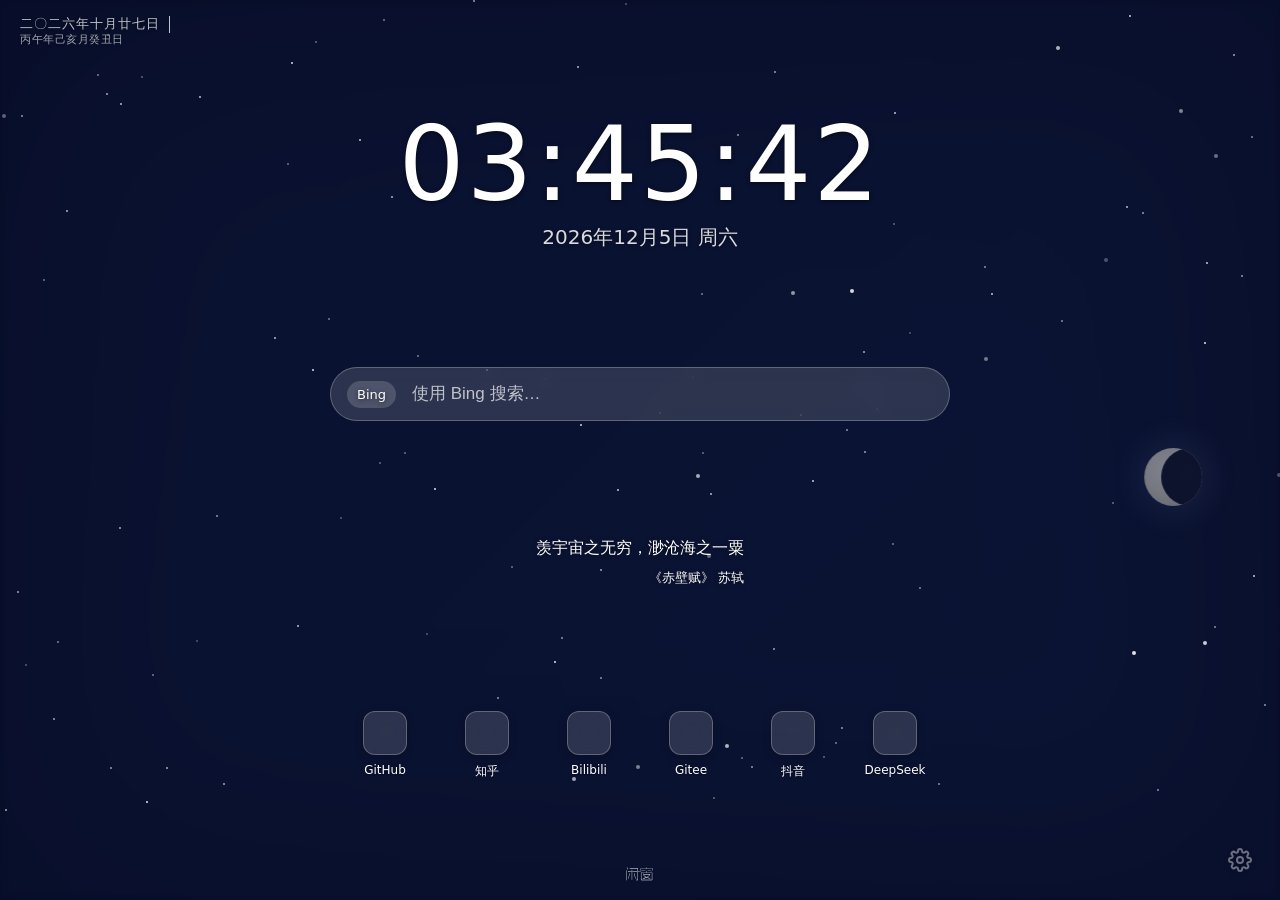
<file: index.html>
<!doctype html>
<html lang="zh-CN">
<head>
  <meta charset="utf-8" />
  <meta name="viewport" content="width=device-width, initial-scale=1" />
  <title>闲窗  -- 偷得浮生半日闲</title>
  <link rel="icon" href="icons/favicon.ico" sizes="any" />
  <link rel="icon" type="image/png" sizes="32x32" href="icons/icon32.png" />
  <link rel="stylesheet" href="css/style.css" />
</head>
<body>
  <!-- 背景层：图片 / 渐变（双图层交叉淡入，#bg-layer-2 为待切换层） -->
  <div id="bg-layer"></div>
  <div id="bg-layer-2"></div>

  <!-- 效果层：昼夜叠加 + 日月天空 + 天气粒子 -->
  <div id="fx-layer">
    <div id="daynight-overlay"></div>
    <div id="sky" aria-hidden="true">
      <div id="stars-a" class="stars"></div>
      <div id="stars-b" class="stars"></div>
      <div id="sun"></div>
      <div id="moon"><div id="moon-shadow"></div></div>
    </div>
    <canvas id="weather-canvas"></canvas>
  </div>

  <!-- 内容层：时钟 / 搜索 / 天气 / 链接 -->
  <main id="content">
    <div id="clock">
      <div id="clock-time">--:--:--</div>
      <div id="clock-date"></div>
    </div>

    <form id="search-form" autocomplete="off">
      <div id="search-engine" role="button" tabindex="0" title="切换搜索引擎"></div>
      <input id="search-input" type="text" placeholder="搜索…" aria-label="搜索" />
      <ul id="search-suggestions" hidden></ul>
    </form>

    <div id="poetry">
      <span id="poetry-content"></span>
      <span id="poetry-origin" class="poetry-subtitle"></span>
    </div>

    <section id="quicklinks" aria-label="快捷链接"></section>
  </main>

  <div id="bg-toast" role="status" aria-live="polite"></div>

  <!-- 左上角：农历（汉字数字年月日）+ 干支三柱（年/月/日）+ 右侧天气（链接 MSN 天气）。
       农历与干分支上下两行（干支为副行小字），天气紧跟主行右侧；窄屏由 CSS flex-wrap 兜底 -->
  <div id="lunar-badge">
    <span class="lunar-dates">
      <span id="lunar-text"></span>
      <span id="lunar-gz"></span>
    </span>
    <a id="lunar-weather" hidden target="_blank" rel="noopener"></a>
  </div>

  <button id="settings-btn" type="button" aria-label="设置" title="设置">
    <svg viewBox="0 0 24 24" fill="none" stroke="currentColor" stroke-width="2" stroke-linecap="round" stroke-linejoin="round">
      <circle cx="12" cy="12" r="3" />
      <path d="M19.4 15a1.65 1.65 0 0 0 .33 1.82l.06.06a2 2 0 1 1-2.83 2.83l-.06-.06a1.65 1.65 0 0 0-1.82-.33 1.65 1.65 0 0 0-1 1.51V21a2 2 0 0 1-4 0v-.09A1.65 1.65 0 0 0 9 19.4a1.65 1.65 0 0 0-1.82.33l-.06.06a2 2 0 1 1-2.83-2.83l.06-.06a1.65 1.65 0 0 0 .33-1.82 1.65 1.65 0 0 0-1.51-1H3a2 2 0 0 1 0-4h.09A1.65 1.65 0 0 0 4.6 9a1.65 1.65 0 0 0-.33-1.82l-.06-.06a2 2 0 1 1 2.83-2.83l.06.06a1.65 1.65 0 0 0 1.82.33H9a1.65 1.65 0 0 0 1-1.51V3a2 2 0 0 1 4 0v.09a1.65 1.65 0 0 0 1 1.51 1.65 1.65 0 0 0 1.82-.33l.06-.06a2 2 0 1 1 2.83 2.83l-.06.06a1.65 1.65 0 0 0-.33 1.82V9a1.65 1.65 0 0 0 1.51 1H21a2 2 0 0 1 0 4h-.09a1.65 1.65 0 0 0-1.51 1z" />
    </svg>
  </button>
  <p id="bottom-xianchuang" aria-hidden="true"></p>
  <script type="module" src="js/main.js"></script>
</body>
</html>
</file>
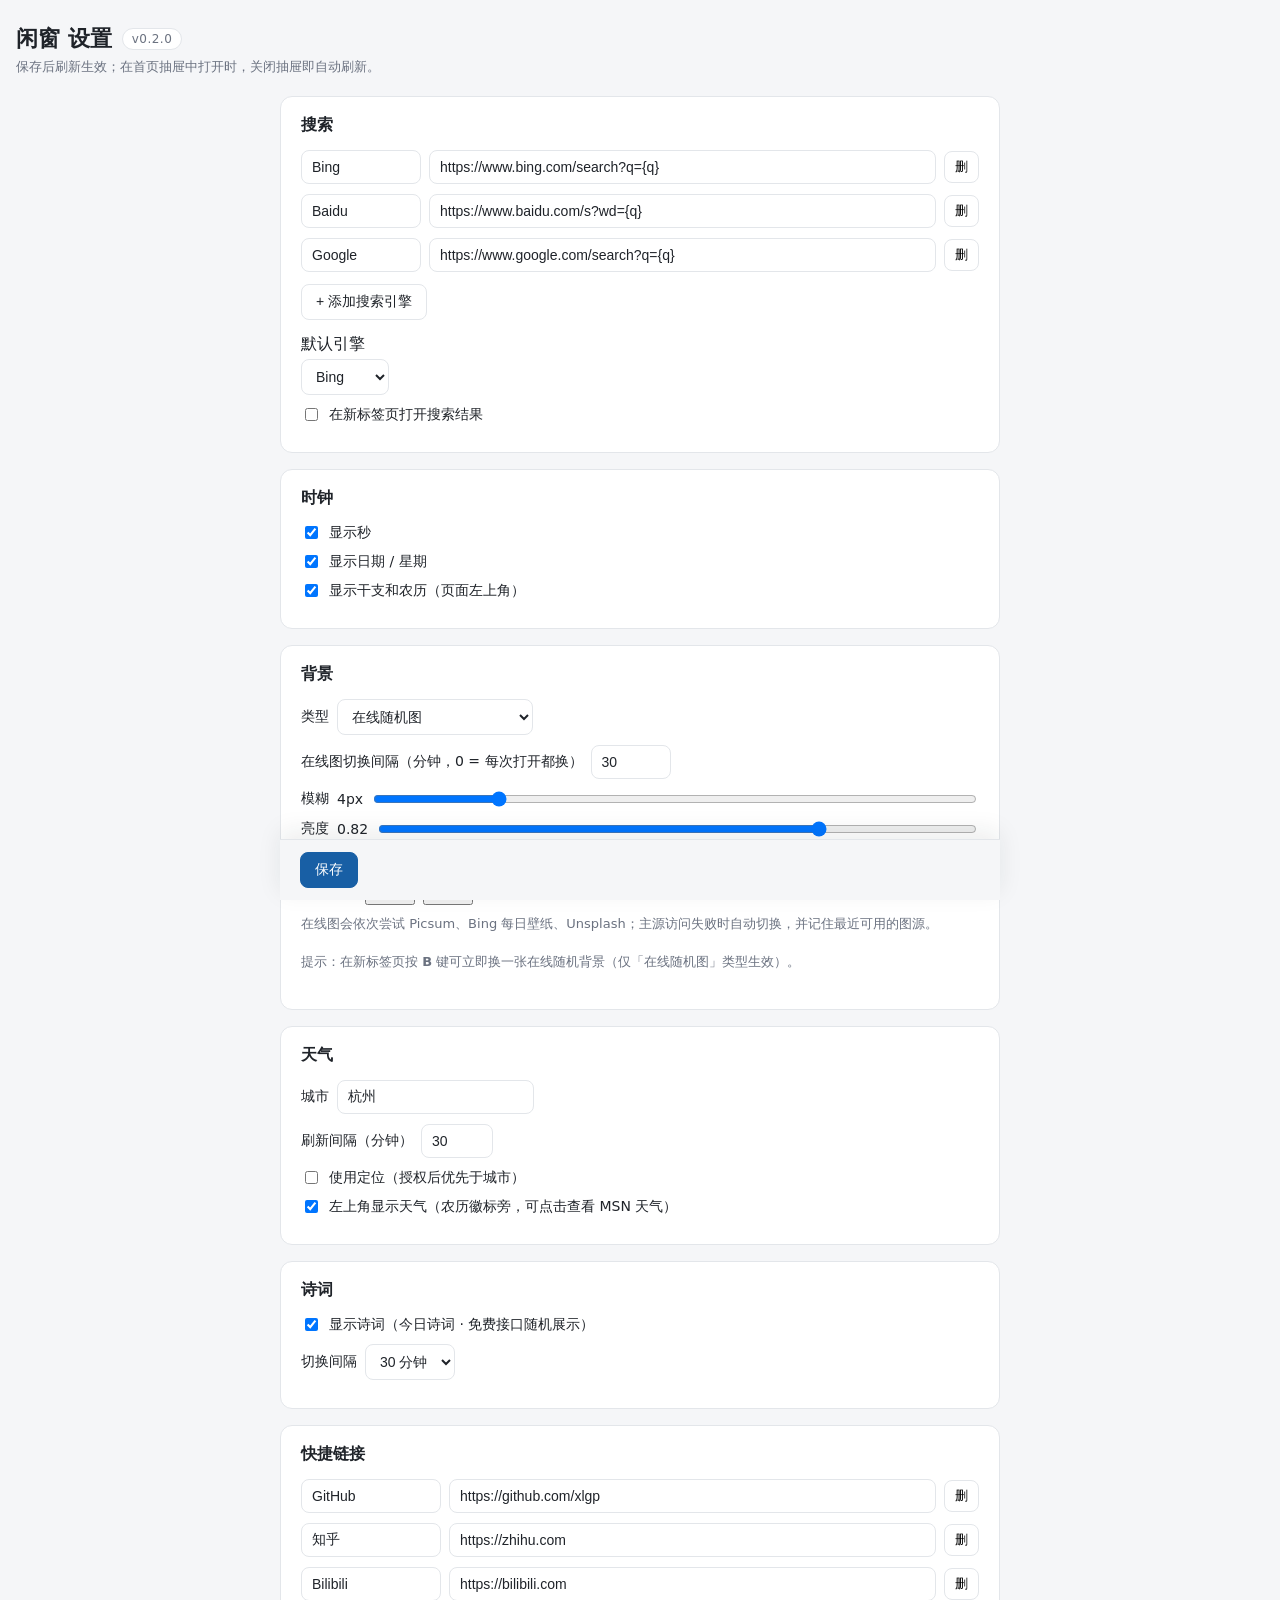
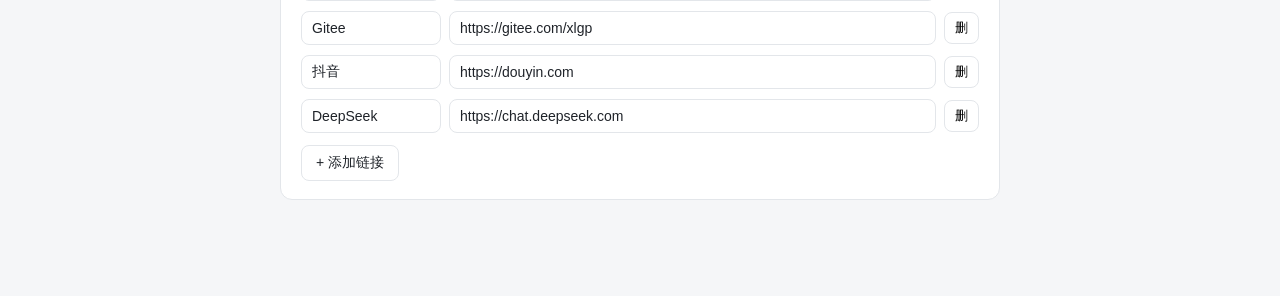
<file: options.html>
<!doctype html>
<html lang="zh-CN">
<head>
  <meta charset="utf-8" />
  <meta name="viewport" content="width=device-width, initial-scale=1" />
  <title>闲窗 设置 -- 偷得浮生半日闲</title>
  <link rel="icon" href="icons/favicon.ico" sizes="any" />
  <link rel="icon" type="image/png" sizes="32x32" href="icons/icon32.png" />
  <link rel="stylesheet" href="options.css" />
</head>
<body>
  <header>
    <h1>闲窗 设置 <span id="app-version" class="ver" hidden></span></h1>
    <p class="hint">保存后刷新生效；在首页抽屉中打开时，关闭抽屉即自动刷新。</p>
  </header>

  <section class="card">
    <h2>搜索</h2>
    <div id="engine-list" class="list"></div>
    <button id="add-engine" class="btn">+ 添加搜索引擎</button>
    <p style="margin:14px 0 4px">默认引擎</p>
    <select id="default-engine" class="inp"></select>
    <label class="ck"><input type="checkbox" id="open-newtab" /> 在新标签页打开搜索结果</label>
  </section>

  <section class="card">
    <h2>时钟</h2>
    <label class="ck"><input type="checkbox" id="clk-sec" /> 显示秒</label>
    <label class="ck"><input type="checkbox" id="clk-date" /> 显示日期 / 星期</label>
    <label class="ck"><input type="checkbox" id="lunar-enabled" /> 显示干支和农历（页面左上角）</label>
  </section>

  <section class="card">
    <h2>背景</h2>
    <label class="ck">类型
      <select id="bg-type" class="inp">
        <option value="online">在线随机图</option>
        <option value="gradient">纯色渐变</option>
        <option value="custom">自定义（暂用渐变兜底）</option>
      </select>
    </label>
    <label class="ck">在线图切换间隔（分钟，0 = 每次打开都换）
      <input type="number" id="bg-interval" class="inp" min="0" max="1440" />
    </label>
    <label class="ck">模糊 <span id="bg-blur-v"></span>
      <input type="range" id="bg-blur" min="0" max="20" step="1" />
    </label>
    <label class="ck">亮度 <span id="bg-bright-v"></span>
      <input type="range" id="bg-bright" min="0.3" max="1" step="0.02" />
    </label>
    <label class="ck"><input type="checkbox" id="bg-vig" /> 暗角（提升文字可读性）</label>
    <div class="ck">
      渐变颜色
      <input type="color" id="bg-grad0" />
      <input type="color" id="bg-grad1" />
    </div>
    <p class="hint">在线图会依次尝试 Picsum、Bing 每日壁纸、Unsplash；主源访问失败时自动切换，并记住最近可用的图源。</p>
    <p class="hint">提示：在新标签页按 <b>B</b> 键可立即换一张在线随机背景（仅「在线随机图」类型生效）。</p>
  </section>

  <section class="card">
    <h2>天气</h2>
    <label class="ck">城市
      <input type="text" id="w-city" class="inp" placeholder="如 杭州" />
    </label>
    <label class="ck">刷新间隔（分钟）
      <input type="number" id="w-int" class="inp" min="5" max="240" />
    </label>
    <label class="ck"><input type="checkbox" id="w-geo" /> 使用定位（授权后优先于城市）</label>
    <label class="ck"><input type="checkbox" id="w-badge" /> 左上角显示天气（农历徽标旁，可点击查看 MSN 天气）</label>
  </section>

  <section class="card">
    <h2>诗词</h2>
    <label class="ck"><input type="checkbox" id="po-enabled" /> 显示诗词（今日诗词 · 免费接口随机展示）</label>
    <label class="ck">切换间隔
      <select id="po-int" class="inp">
        <option value="5">5 分钟</option>
        <option value="15">15 分钟</option>
        <option value="30">30 分钟</option>
        <option value="60">60 分钟</option>
      </select>
    </label>
  </section>

  <section class="card">
    <h2>快捷链接</h2>
    <div id="link-list" class="list"></div>
    <button id="add-link" class="btn">+ 添加链接</button>
  </section>

  <div class="savebar">
    <button id="save" class="btn primary">保存</button>
    <span id="saved" class="saved"></span>
  </div>

  <script type="module" src="options.js"></script>
</body>
</html>
</file>
<file: css/style.css>
:root {
  --text: #ffffff;
  --text-shadow: 0 1px 4px rgba(0, 0, 0, 0.55);
}

* {
  box-sizing: border-box;
}

html,
body {
  margin: 0;
  height: 100%;
  overflow: hidden;
  font-family: -apple-system, "Segoe UI", "Microsoft YaHei", system-ui, sans-serif;
  color: var(--text);
  background: #0b1020;
}

/* 三层结构：背景 → 效果 → 内容 */
#bg-layer,
#bg-layer-2,
#fx-layer {
  position: fixed;
  inset: 0;
  width: 100%;
  height: 100%;
}

#bg-layer,
#bg-layer-2 {
  z-index: 0;
  background-size: cover;
  background-position: center;
  transition: opacity 0.8s ease, filter 0.6s ease;
}

#bg-layer-2 {
  opacity: 0;
}

#fx-layer {
  z-index: 1;
  pointer-events: none;
}

#daynight-overlay {
  position: absolute;
  inset: 0;
  z-index: 0;
  transition: background 2s ease;
}

/* 日月天空层：overlay 之上（日月不被夜色压暗）、天气粒子之下（雨雪落在日月之前） */
#sky {
  position: absolute;
  inset: 0;
  z-index: 1;
}

#sun,
#moon {
  position: absolute;
  left: 0;
  top: 0;
  border-radius: 50%;
  opacity: 0;
  will-change: transform;
  /* 位置由 rAF 每帧实时驱动，不再依赖 CSS 长过渡补间 */
  transition:
    opacity 1.4s ease,
    box-shadow 2s ease;
}

#sun {
  width: 84px;
  height: 84px;
  background: radial-gradient(circle,
      #fffdf0 0%,
      #fff3c0 30%,
      #ffd76a 55%,
      rgba(255, 190, 100, 0.55) 70%,
      rgba(255, 170, 80, 0) 78%);
}

#moon {
  width: 58px;
  height: 58px;
  overflow: hidden;
  background: radial-gradient(circle at 38% 36%,
      #fffef7 0%,
      #f0ebda 45%,
      #d8d2bd 78%,
      #c6c0aa 100%);
}

/* 月相：与月面同大的暗盘横向平移，被裁出的亮区即当前相位（明暗交界为圆弧） */
#moon-shadow {
  position: absolute;
  inset: 0;
  border-radius: 50%;
  background: radial-gradient(circle, #0a0f28 0%, #070b1e 100%);
  opacity: 0.96;
  /* 月相由 rAF 每帧连续更新，无需长过渡 */
}

.stars {
  position: absolute;
  left: 0;
  top: 0;
  width: 2px;
  height: 2px;
  border-radius: 50%;
  opacity: 0;
  transition: opacity 2s ease;
}

#stars-a {
  animation: twinkle 3.4s ease-in-out infinite;
}

#stars-b {
  animation: twinkle 4.9s ease-in-out infinite 1.2s;
}

@keyframes twinkle {
  50% {
    filter: brightness(0.5);
  }
}

/* 首次定位不播过渡，避免从 (0,0) 飞入 */
.sky-noanim {
  transition: none !important;
}

#weather-canvas {
  position: absolute;
  inset: 0;
  z-index: 2;
  width: 100%;
  height: 100%;
}

#content {
  position: relative;
  z-index: 2;
  height: 100%;
  display: flex;
  flex-direction: column;
  align-items: center;
  justify-content: space-evenly;
  gap: 28px;
  padding: 24px;
  text-shadow: var(--text-shadow);
}

/* 时钟 */
#clock {
  text-align: center;
  user-select: none;
}

#clock-time {
  font-size: clamp(48px, 9vw, 104px);
  font-weight: 300;
  letter-spacing: 2px;
  font-variant-numeric: tabular-nums;
  line-height: 1;
}

#clock-date {
  margin-top: 8px;
  font-size: clamp(14px, 2vw, 20px);
  opacity: 0.85;
}

/* 左上角：农历 + 干支三柱徽标。
   农历为主行（13px），干支三柱降为副行（11px、略淡）——整体宽度因此从 ~420px 收到 ~280px，
   小屏竖屏（320–360px）不再溢出；天气与主行顶对齐，隔着竖线贴在其右。
   极端窄屏 / 系统字体放大时由 flex-wrap 兜底：天气整体折到下一行、从行首起排，绝不裁字。 */
#lunar-badge {
  position: fixed;
  left: 20px;
  top: 16px;
  z-index: 30;
  max-width: calc(100vw - 40px);
  display: flex;
  align-items: flex-start;
  flex-wrap: wrap;
  gap: 0 20px;
  font-size: 13px;
  letter-spacing: 1px;
  color: var(--text);
  opacity: 0.75;
  text-shadow: 0 1px 3px rgba(0, 0, 0, 0.45);
  user-select: none;
}

/* 农历主行 + 干支副行上下排列 */
#lunar-badge .lunar-dates {
  position: relative;
  display: flex;
  flex-direction: column;
  line-height: 1.3;
}

/* 竖线画在农历块右缘（而非天气左缘）：与主行等高，折行时随农历块留下，
   不会孤立地出现在换行后的天气前面 */
#lunar-badge.lunar-on .lunar-dates::after {
  content: "";
  position: absolute;
  top: 0;
  right: -10px;
  width: 1px;
  height: 1.3em;
  background: currentColor;
}

#lunar-text,
#lunar-gz,
#lunar-weather {
  white-space: nowrap;
}

#lunar-gz {
  font-size: 11px;
  letter-spacing: 0.5px;
  opacity: 0.85;
}

/* 农历开关关闭时不占位（class 由 clock.js 维护），天气自然贴左 */
#lunar-badge:not(.lunar-on) .lunar-dates {
  display: none;
}

/* 天气：与农历主行顶对齐（stretch 会拉成两行高）；
   不设 margin-left:auto——容器 shrink-to-fit，同行时本就紧贴主列，折行时靠右反而错位 */
#lunar-weather {
  align-self: flex-start;
  line-height: 1.3;
  color: inherit;
  text-decoration: none;
  cursor: pointer;
  opacity: 0.95;
}

/* 竖线由 .lunar-dates::after 提供，天气自身不带边框与内边距（折行后从行首起排） */
#lunar-weather:hover {
  opacity: 1;
  text-decoration: underline;
}

/* 搜索 */
#search-form {
  position: relative;
  z-index: 10;
  display: flex;
  align-items: center;
  gap: 8px;
  width: min(620px, 90vw);
  background: rgba(255, 255, 255, 0.14);
  border: 1px solid rgba(255, 255, 255, 0.25);
  backdrop-filter: blur(8px);
  border-radius: 999px;
  padding: 6px 8px 6px 16px;
}

#search-engine {
  font-size: 13px;
  font-weight: 500;
  padding: 6px 10px;
  border-radius: 999px;
  background: rgba(255, 255, 255, 0.16);
  white-space: nowrap;
  cursor: pointer;
}

#search-input {
  flex: 1;
  border: none;
  outline: none;
  background: transparent;
  color: var(--text);
  font-size: 17px;
  padding: 10px 8px;
}

#search-input::placeholder {
  color: rgba(255, 255, 255, 0.7);
}

#search-suggestions {
  position: absolute;
  top: calc(100% + 8px);
  left: 0;
  right: 0;
  max-height: 360px;
  overflow-y: auto;
  margin: 0;
  padding: 8px 0;
  list-style: none;
  /* 随昼夜相位联动（--phase-panel 由 effects.js 的 applyDayNight 写入） */
  background-color: var(--phase-panel, rgba(20, 23, 34, 0.92));
  transition: background-color 2s ease;
  border: 1px solid rgba(255, 255, 255, 0.12);
  backdrop-filter: blur(24px);
  border-radius: 18px;
  box-shadow: 0 16px 40px rgba(0, 0, 0, 0.45);
  color: #ffffff;
  text-shadow: 0 1px 3px rgba(0, 0, 0, 0.45);
  z-index: 20;
}

#search-suggestions::-webkit-scrollbar {
  width: 6px;
}

#search-suggestions::-webkit-scrollbar-track {
  background: transparent;
}

#search-suggestions::-webkit-scrollbar-thumb {
  background: rgba(255, 255, 255, 0.22);
  border-radius: 3px;
}

#search-suggestions li {
  padding: 10px 18px 10px 38px;
  font-size: 14px;
  cursor: pointer;
  transition: background-color 0.1s ease;
  background-image: url("data:image/svg+xml,%3Csvg xmlns='http://www.w3.org/2000/svg' width='14' height='14' viewBox='0 0 24 24' fill='none' stroke='%23ffffff' stroke-width='2' stroke-linecap='round' stroke-linejoin='round'%3E%3Ccircle cx='11' cy='11' r='8'/%3E%3Cpath d='M21 21l-4.3-4.3'/%3E%3C/svg%3E");
  background-position: 14px center;
  background-repeat: no-repeat;
}

/* 高亮只由 JS 维护的 .active 决定（鼠标悬停也写入同一状态），避免出现两行高亮 */
#search-suggestions li.active {
  background-color: rgba(255, 255, 255, 0.12);
}

#search-suggestions[hidden] {
  display: none;
}

/* 天气 */
#weather {
  display: flex;
  align-items: baseline;
  gap: 10px;
  font-size: 15px;
}

#weather-temp {
  font-size: 26px;
  font-weight: 500;
}

#weather-city {
  opacity: 0.8;
}

#poetry {
  display: flex;
  align-items: flex-end;
  gap: 10px;
  font-size: initial;
  flex-direction: column;
  transition: opacity 0.6s ease;
}

#poetry.poetry-fade {
  opacity: 0;
}

#poetry .poetry-subtitle {
  font-size: small;
}

/* 快捷链接 */
#quicklinks {
  display: grid;
  grid-template-columns: repeat(auto-fill, 84px);
  gap: 18px;
  justify-content: center;
  max-width: min(620px, 92vw);
}

.ql-item {
  display: flex;
  flex-direction: column;
  align-items: center;
  gap: 8px;
  text-decoration: none;
  color: var(--text);
  font-size: 12px;
  padding: 8px 4px;
  border-radius: 12px;
  transition: background 0.15s ease, transform 0.15s ease;
}

.ql-item:hover {
  background: rgba(255, 255, 255, 0.16);
  transform: translateY(-2px);
}

.ql-icon {
  width: 44px;
  height: 44px;
  border-radius: 12px;
  background-color: rgba(255, 255, 255, 0.14);
  background-position: center;
  background-size: 60%;
  background-repeat: no-repeat;
  border: 1px solid rgba(255, 255, 255, 0.25);
  backdrop-filter: blur(8px);
  box-shadow: 0 2px 8px rgba(0, 0, 0, 0.25);
}

.ql-name {
  max-width: 80px;
  overflow: hidden;
  text-overflow: ellipsis;
  white-space: nowrap;
  text-shadow: var(--text-shadow);
}

/* 右下角设置图标：仅图标，默认半透明，悬停清晰 */
#settings-btn {
  position: fixed;
  right: 20px;
  bottom: 20px;
  z-index: 30;
  width: 40px;
  height: 40px;
  padding: 0;
  margin: 0;
  display: flex;
  align-items: center;
  justify-content: center;
  background: none;
  border: none;
  color: var(--text);
  opacity: 0.4;
  cursor: pointer;
  transition: opacity 0.2s ease, transform 0.2s ease;
}

#settings-btn:hover {
  opacity: 1;
  transform: scale(1.1);
}

#settings-btn svg {
  width: 24px;
  height: 24px;
  filter: drop-shadow(0 1px 3px rgba(0, 0, 0, 0.45));
}

#bg-toast {
  position: fixed;
  left: 20px;
  bottom: 20px;
  z-index: 40;
  display: flex;
  align-items: center;
  gap: 8px;
  padding: 8px 14px;
  border-radius: 999px;
  background: rgba(0, 0, 0, 0.55);
  color: #fff;
  font-size: 13px;
  line-height: 1;
  opacity: 0;
  pointer-events: none;
  user-select: none;
  white-space: nowrap;
  transition: opacity 0.2s;
}

#bg-toast.show {
  opacity: 1;
}

#bg-toast .spin {
  flex: 0 0 auto;
  width: 13px;
  height: 13px;
  border: 2px solid rgba(255, 255, 255, 0.35);
  border-top-color: #fff;
  border-radius: 50%;
  animation: bg-spin 0.7s linear infinite;
}

@keyframes bg-spin {
  to {
    transform: rotate(360deg);
  }
}

#bottom-xianchuang {
  position: fixed;
  bottom: 0;
  width: 100%;
  height: 20px;
  z-index: 1;
  text-align: center;
  pointer-events: none;
  background-image: url(../images/xianchuang.svg);
  background-repeat: no-repeat;
  background-position: center;
}

/* 设置抽屉：右侧满高 iframe 内嵌 options.html（同源）。宽度 600px 为表单舒适上限，
   窄屏由 min() 自动退化为全屏；调宽度只需改 --settings-panel-width 一处。 */
.settings-overlay {
  --settings-panel-width: 600px;
  position: fixed;
  inset: 0;
  z-index: 100;
}

.settings-overlay__mask {
  position: absolute;
  inset: 0;
  background: rgba(6, 9, 20, 0.55);
  opacity: 0;
  transition: opacity 0.25s ease;
}

.settings-overlay.is-open .settings-overlay__mask {
  opacity: 1;
}

.settings-overlay__panel {
  position: absolute;
  top: 0;
  right: 0;
  bottom: 0;
  width: min(var(--settings-panel-width), 100vw);
  background: #f5f6f8; /* 与 options.css 的 --bg 一致，避免加载瞬间白闪 */
  box-shadow: -16px 0 48px rgba(0, 0, 0, 0.35);
  transform: translateX(100%);
  transition: transform 0.25s ease;
}

.settings-overlay.is-open .settings-overlay__panel {
  transform: translateX(0);
}

.settings-overlay__frame {
  display: block;
  width: 100%;
  height: 100%;
  border: 0;
}

.settings-overlay__close {
  position: absolute;
  top: 14px;
  right: 16px;
  z-index: 2;
  width: 34px;
  height: 34px;
  padding: 0;
  display: flex;
  align-items: center;
  justify-content: center;
  border: 1px solid #e3e6ea;
  border-radius: 50%;
  background: #fff;
  color: #1f2329;
  font-size: 22px;
  line-height: 1;
  cursor: pointer;
  box-shadow: 0 2px 10px rgba(0, 0, 0, 0.12);
}

.settings-overlay__close:hover {
  border-color: #185fa5;
  color: #185fa5;
}

@media (prefers-reduced-motion: reduce) {

  .settings-overlay__mask,
  .settings-overlay__panel {
    transition: none;
  }
}
</file>
<file: options.css>
:root {
  --bg: #f5f6f8;
  --card: #ffffff;
  --text: #1f2329;
  --muted: #6b7280;
  --line: #e3e6ea;
  --brand: #185fa5;
}
* {
  box-sizing: border-box;
}
body {
  margin: 0;
  background: var(--bg);
  color: var(--text);
  font-family: -apple-system, "Segoe UI", "Microsoft YaHei", system-ui, sans-serif;
  padding: 24px 16px 80px;
}
header h1 {
  margin: 0 0 4px;
  font-size: 22px;
  display: flex;
  align-items: center;
  gap: 10px;
}

.ver {
  display: inline-block;
  padding: 3px 9px;
  border: 1px solid var(--line);
  border-radius: 999px;
  background: var(--card);
  color: var(--muted);
  font-size: 12px;
  font-weight: 400;
  letter-spacing: 0.5px;
  white-space: nowrap;
}

.ver[hidden] {
  display: none;
}
.hint {
  margin: 0 0 20px;
  color: var(--muted);
  font-size: 13px;
}
.card {
  background: var(--card);
  border: 1px solid var(--line);
  border-radius: 12px;
  padding: 18px 20px;
  margin: 0 auto 16px;
  max-width: 720px;
}
.card h2 {
  margin: 0 0 14px;
  font-size: 16px;
}
.list {
  display: flex;
  flex-direction: column;
  gap: 10px;
}
.row {
  display: flex;
  gap: 8px;
  align-items: center;
}
.row .wide {
  flex: 1;
}
.inp {
  padding: 8px 10px;
  border: 1px solid var(--line);
  border-radius: 8px;
  font-size: 14px;
  background: #fff;
  color: var(--text);
}
.ck {
  display: flex;
  align-items: center;
  gap: 8px;
  margin: 10px 0;
  font-size: 14px;
}
.btn {
  margin-top: 12px;
  padding: 8px 14px;
  border: 1px solid var(--line);
  border-radius: 8px;
  background: #fff;
  color: var(--text);
  cursor: pointer;
  font-size: 14px;
}
.btn:hover {
  border-color: var(--brand);
}
.btn.primary {
  background: var(--brand);
  border-color: var(--brand);
  color: #fff;
}
.btn-sm {
  padding: 6px 10px;
  border: 1px solid var(--line);
  border-radius: 8px;
  background: #fff;
  cursor: pointer;
}
.savebar {
  /* 固定在视口底部（iframe 抽屉内即抽屉底部），宽度和卡片同轴对齐 */
  position: fixed;
  left: 0;
  right: 0;
  bottom: 0;
  max-width: 720px;
  margin: 0 auto;
  padding: 12px 20px calc(12px + env(safe-area-inset-bottom));
  display: flex;
  align-items: center;
  gap: 14px;
  background: var(--bg);
  border-top: 1px solid var(--line);
  box-shadow: 0 -8px 24px rgba(31, 35, 41, 0.08);
}

.savebar .btn {
  margin-top: 0;
}
.saved {
  color: #1d9e75;
  font-size: 14px;
}
input[type="range"] {
  flex: 1;
}
</file>
